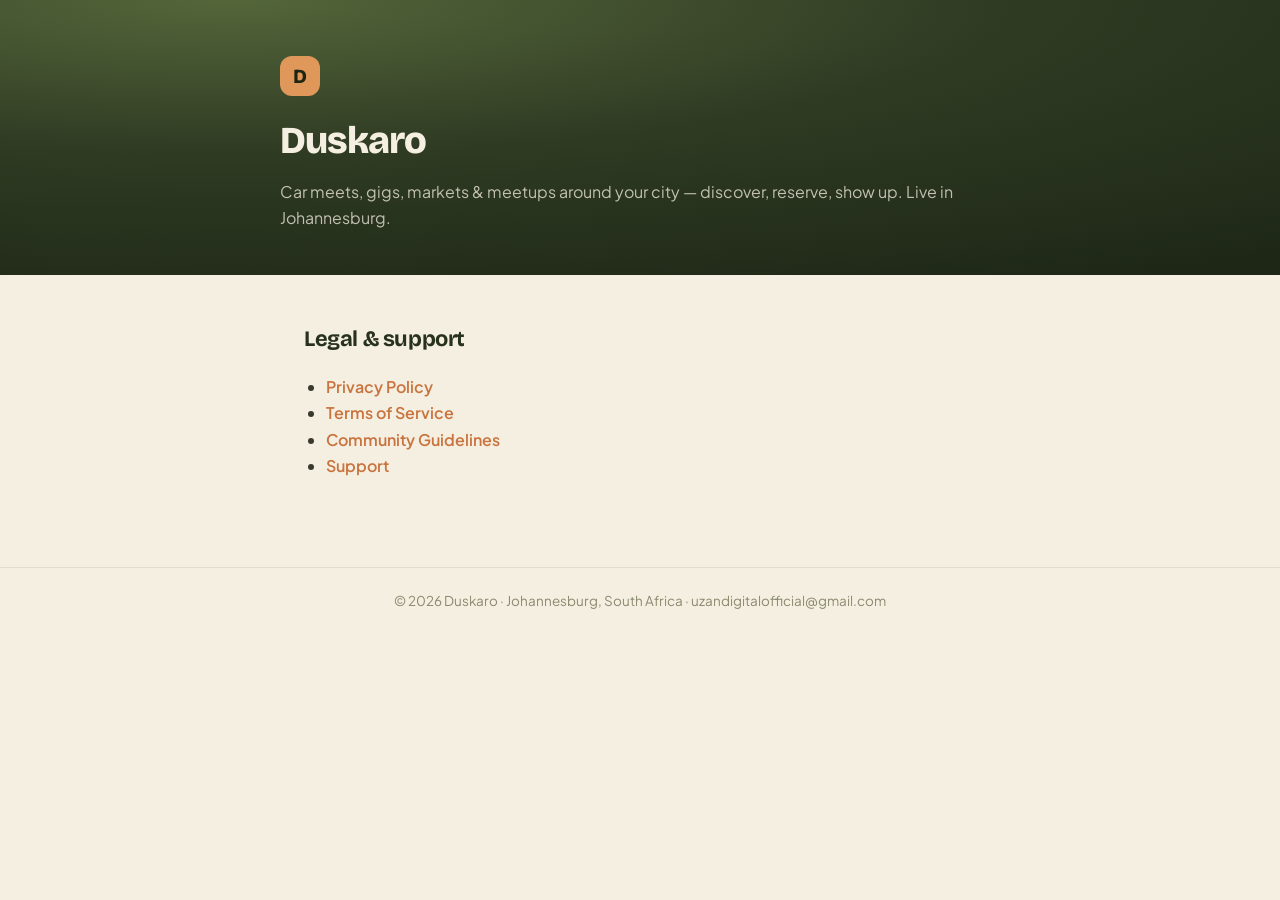
<file: index.html>
<!DOCTYPE html>
<html lang="en">
<head>
<meta charset="utf-8"><meta name="viewport" content="width=device-width, initial-scale=1">
<title>Duskaro — Find your people. In real life.</title>
<link rel="stylesheet" href="style.css">
</head>
<body>
<header><div class="wrap">
  <div class="logo">D</div>
  <h1>Duskaro</h1>
  <p>Car meets, gigs, markets &amp; meetups around your city — discover, reserve, show up. Live in Johannesburg.</p>
</div></header>
<main><div class="wrap">
  <h2>Legal &amp; support</h2>
  <ul>
    <li><a href="privacy/">Privacy Policy</a></li>
    <li><a href="terms/">Terms of Service</a></li>
    <li><a href="guidelines/">Community Guidelines</a></li>
    <li><a href="support/">Support</a></li>
  </ul>
</div></main>
<footer>© 2026 Duskaro · Johannesburg, South Africa · uzandigitalofficial@gmail.com</footer>
</body>
</html>
</file>
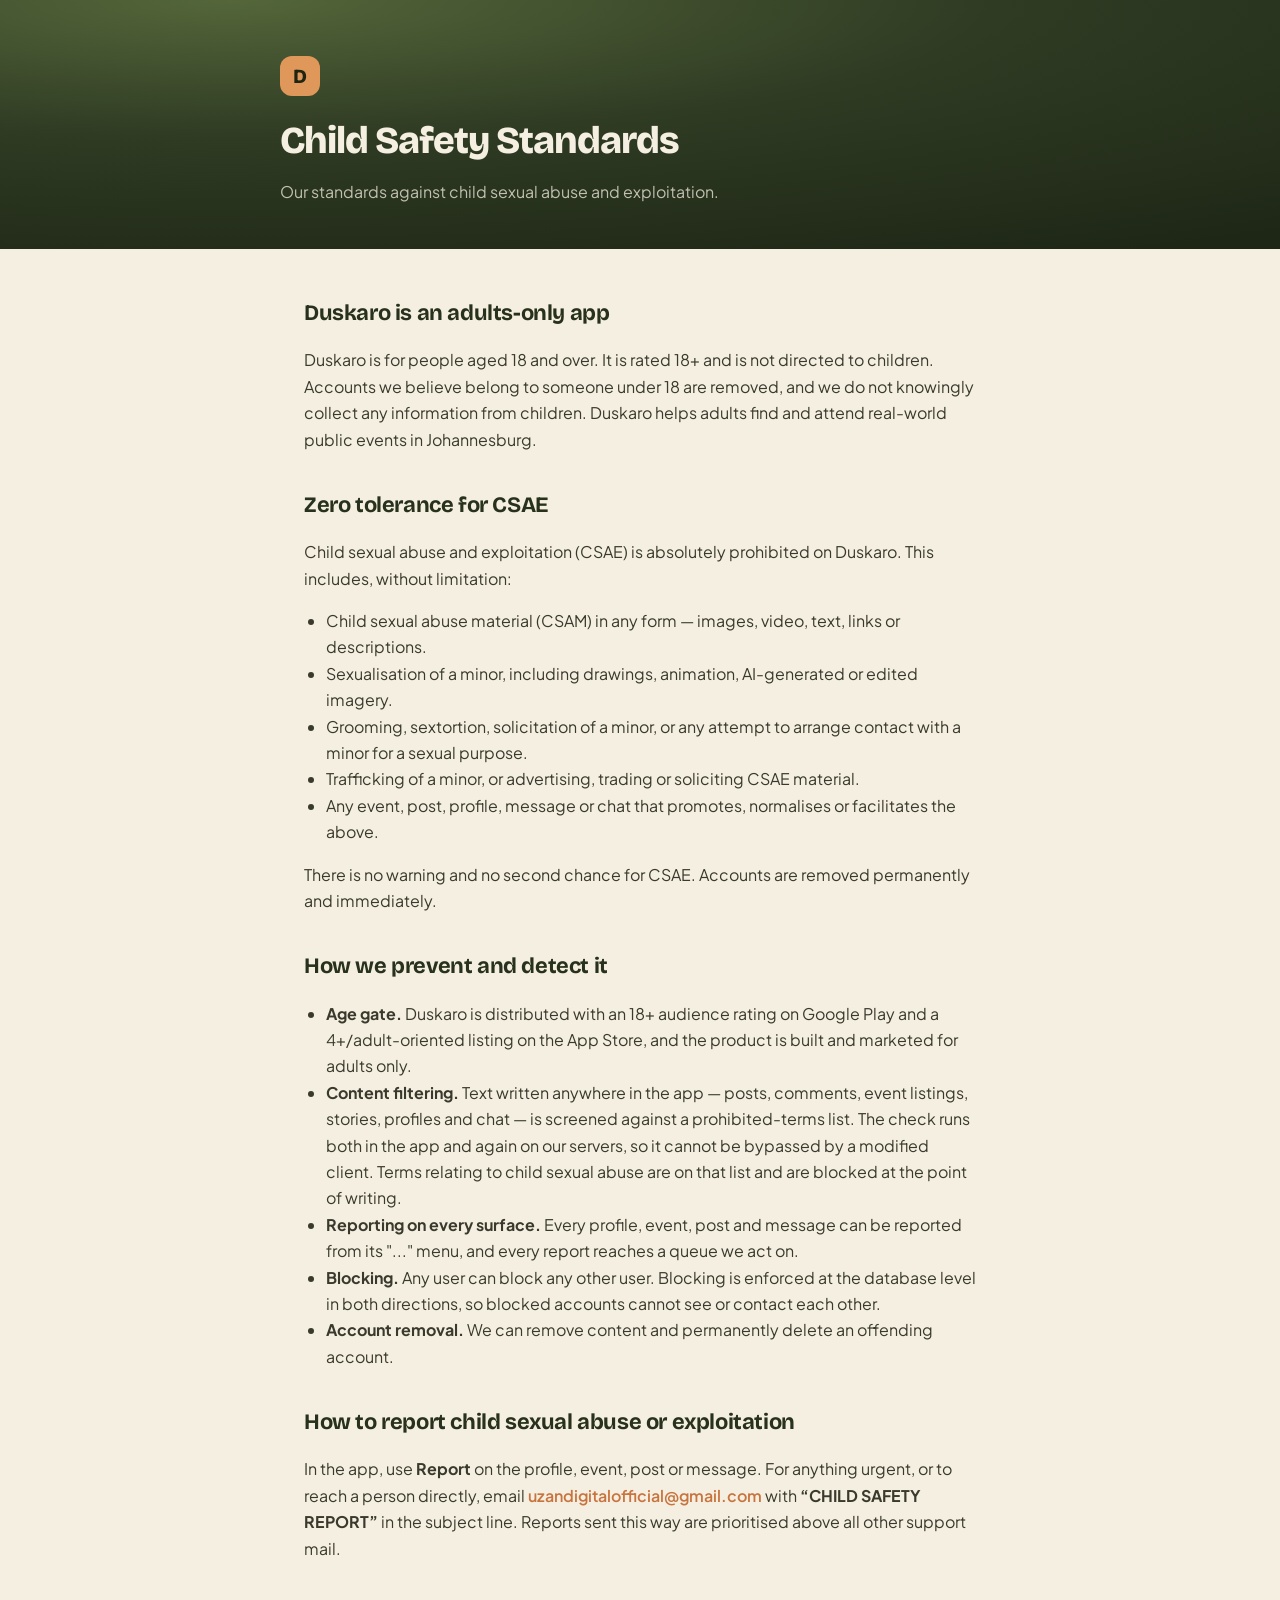
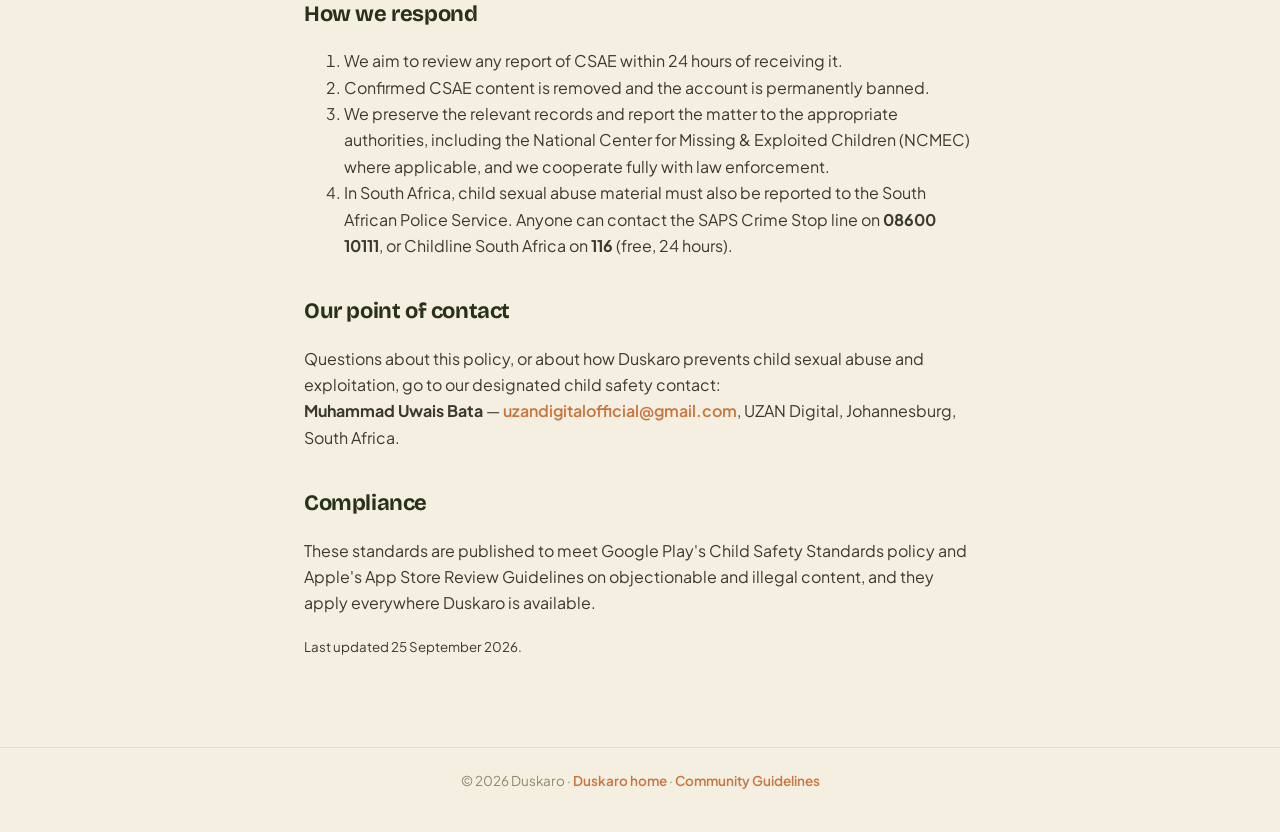
<file: child-safety/index.html>
<!DOCTYPE html>
<html lang="en">
<head>
<meta charset="utf-8"><meta name="viewport" content="width=device-width, initial-scale=1">
<title>Duskaro — Child Safety Standards</title>
<meta name="description" content="Duskaro's standards against child sexual abuse and exploitation (CSAE), how to report it, and how we respond.">
<link rel="stylesheet" href="../style.css">
</head>
<body>
<header><div class="wrap"><div class="logo">D</div><h1>Child Safety Standards</h1><p>Our standards against child sexual abuse and exploitation.</p></div></header>
<main><div class="wrap">

<h2>Duskaro is an adults-only app</h2>
<p>Duskaro is for people aged 18 and over. It is rated 18+ and is not directed to children. Accounts we
believe belong to someone under 18 are removed, and we do not knowingly collect any information from
children. Duskaro helps adults find and attend real-world public events in Johannesburg.</p>

<h2>Zero tolerance for CSAE</h2>
<p>Child sexual abuse and exploitation (CSAE) is absolutely prohibited on Duskaro. This includes, without
limitation:</p>
<ul>
  <li>Child sexual abuse material (CSAM) in any form — images, video, text, links or descriptions.</li>
  <li>Sexualisation of a minor, including drawings, animation, AI-generated or edited imagery.</li>
  <li>Grooming, sextortion, solicitation of a minor, or any attempt to arrange contact with a minor for a sexual purpose.</li>
  <li>Trafficking of a minor, or advertising, trading or soliciting CSAE material.</li>
  <li>Any event, post, profile, message or chat that promotes, normalises or facilitates the above.</li>
</ul>
<p>There is no warning and no second chance for CSAE. Accounts are removed permanently and immediately.</p>

<h2>How we prevent and detect it</h2>
<ul>
  <li><b>Age gate.</b> Duskaro is distributed with an 18+ audience rating on Google Play and a 4+/adult-oriented
      listing on the App Store, and the product is built and marketed for adults only.</li>
  <li><b>Content filtering.</b> Text written anywhere in the app — posts, comments, event listings, stories,
      profiles and chat — is screened against a prohibited-terms list. The check runs both in the app and
      again on our servers, so it cannot be bypassed by a modified client. Terms relating to child sexual
      abuse are on that list and are blocked at the point of writing.</li>
  <li><b>Reporting on every surface.</b> Every profile, event, post and message can be reported from its
      "..." menu, and every report reaches a queue we act on.</li>
  <li><b>Blocking.</b> Any user can block any other user. Blocking is enforced at the database level in both
      directions, so blocked accounts cannot see or contact each other.</li>
  <li><b>Account removal.</b> We can remove content and permanently delete an offending account.</li>
</ul>

<h2>How to report child sexual abuse or exploitation</h2>
<p>In the app, use <b>Report</b> on the profile, event, post or message. For anything urgent, or to reach a
person directly, email <a href="mailto:uzandigitalofficial@gmail.com?subject=CHILD%20SAFETY%20REPORT">uzandigitalofficial@gmail.com</a>
with <b>“CHILD SAFETY REPORT”</b> in the subject line. Reports sent this way are prioritised above all other
support mail.</p>

<h2>How we respond</h2>
<ol>
  <li>We aim to review any report of CSAE within 24 hours of receiving it.</li>
  <li>Confirmed CSAE content is removed and the account is permanently banned.</li>
  <li>We preserve the relevant records and report the matter to the appropriate authorities, including the
      National Center for Missing &amp; Exploited Children (NCMEC) where applicable, and we cooperate fully
      with law enforcement.</li>
  <li>In South Africa, child sexual abuse material must also be reported to the South African Police Service.
      Anyone can contact the SAPS Crime Stop line on <b>08600 10111</b>, or Childline South Africa on
      <b>116</b> (free, 24 hours).</li>
</ol>

<h2>Our point of contact</h2>
<p>Questions about this policy, or about how Duskaro prevents child sexual abuse and exploitation, go to
our designated child safety contact:<br>
<b>Muhammad Uwais Bata</b> — <a href="mailto:uzandigitalofficial@gmail.com">uzandigitalofficial@gmail.com</a>,
UZAN Digital, Johannesburg, South Africa.</p>

<h2>Compliance</h2>
<p>These standards are published to meet Google Play's Child Safety Standards policy and Apple's App Store
Review Guidelines on objectionable and illegal content, and they apply everywhere Duskaro is available.</p>

<p><small>Last updated 25 September 2026.</small></p>
</div></main>
<footer>© 2026 Duskaro · <a href="../">Duskaro home</a> · <a href="../guidelines/">Community Guidelines</a></footer>
</body>
</html>
</file>
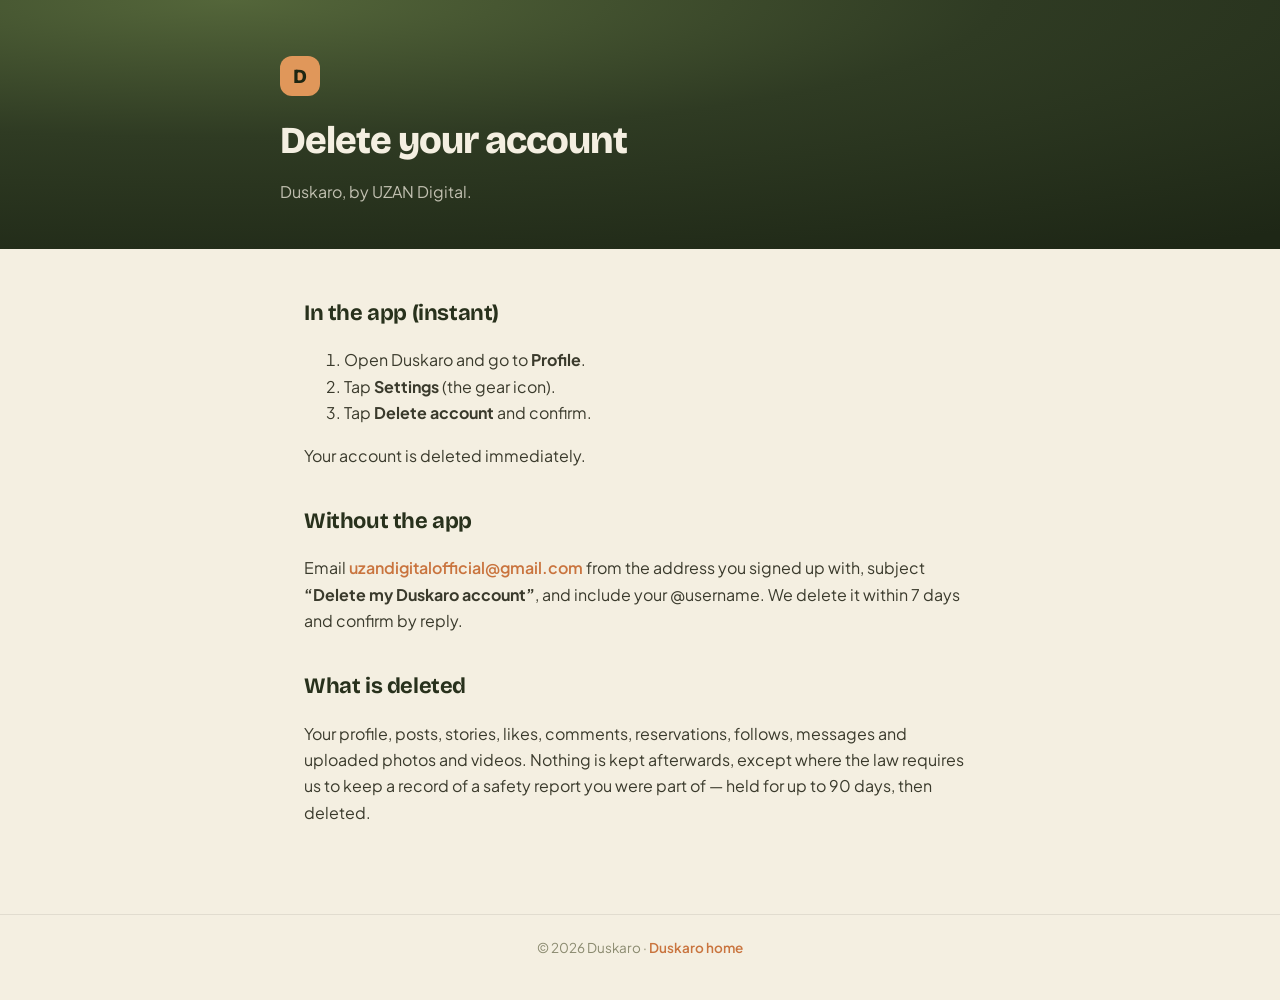
<file: delete-account/index.html>
<!DOCTYPE html>
<html lang="en">
<head>
<meta charset="utf-8"><meta name="viewport" content="width=device-width, initial-scale=1">
<title>Duskaro — Delete your account</title>
<link rel="stylesheet" href="../style.css">
</head>
<body>
<header><div class="wrap"><div class="logo">D</div><h1>Delete your account</h1><p>Duskaro, by UZAN Digital.</p></div></header>
<main><div class="wrap">
<h2>In the app (instant)</h2>
<ol>
  <li>Open Duskaro and go to <b>Profile</b>.</li>
  <li>Tap <b>Settings</b> (the gear icon).</li>
  <li>Tap <b>Delete account</b> and confirm.</li>
</ol>
<p>Your account is deleted immediately.</p>
<h2>Without the app</h2>
<p>Email <a href="mailto:uzandigitalofficial@gmail.com?subject=Delete%20my%20Duskaro%20account">uzandigitalofficial@gmail.com</a>
from the address you signed up with, subject <b>“Delete my Duskaro account”</b>, and include your @username.
We delete it within 7 days and confirm by reply.</p>
<h2>What is deleted</h2>
<p>Your profile, posts, stories, likes, comments, reservations, follows, messages and uploaded photos and videos.
Nothing is kept afterwards, except where the law requires us to keep a record of a safety report you were part of — held for up to 90 days, then deleted.</p>
</div></main>
<footer>© 2026 Duskaro · <a href="../">Duskaro home</a></footer>
</body>
</html>
</file>
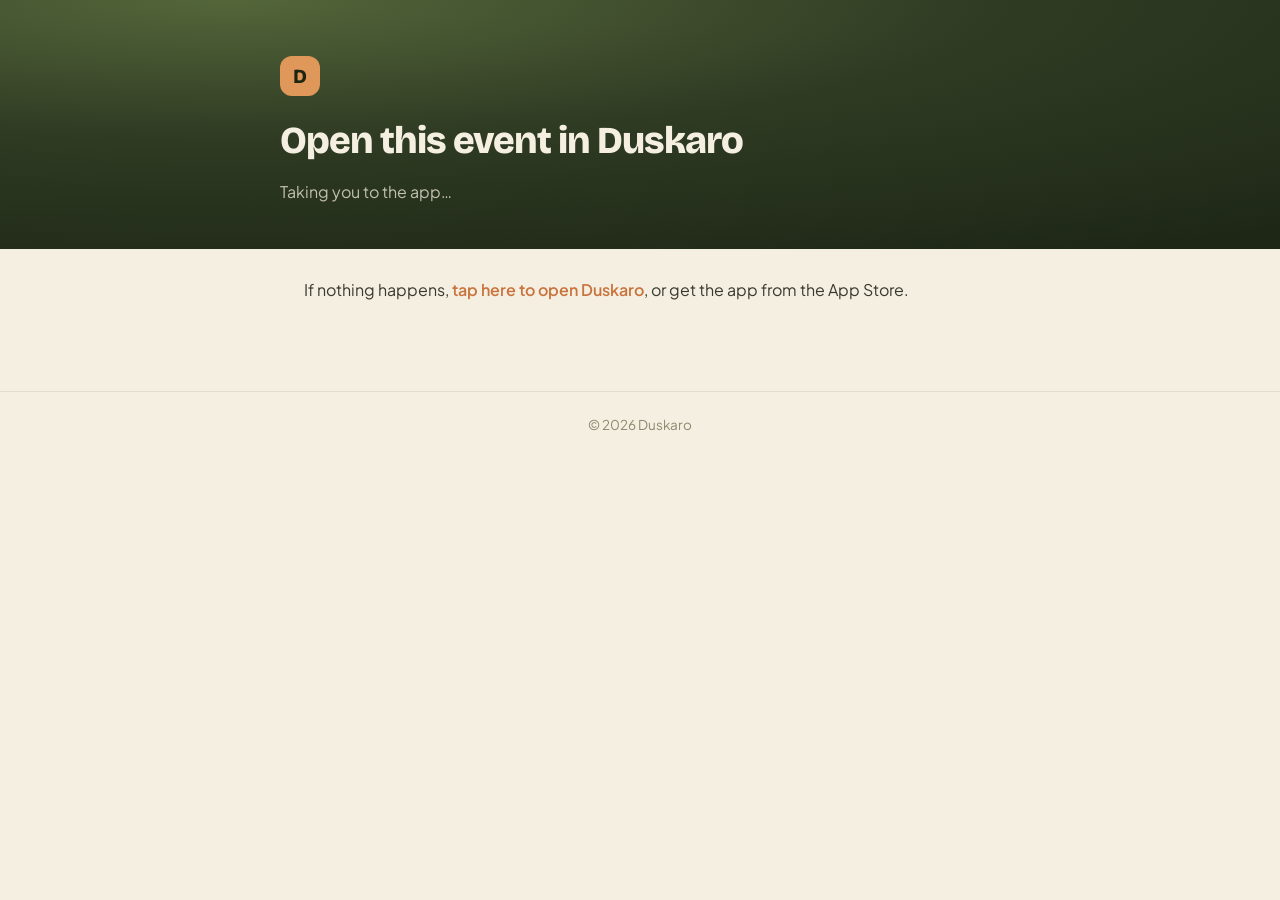
<file: event/index.html>
<!DOCTYPE html>
<html lang="en">
<head>
<meta charset="utf-8"><meta name="viewport" content="width=device-width, initial-scale=1">
<title>Open in Duskaro</title>
<link rel="stylesheet" href="../style.css">
</head>
<body>
<header><div class="wrap"><div class="logo">D</div><h1>Open this event in Duskaro</h1><p>Taking you to the app…</p></div></header>
<main><div class="wrap">
  <p id="msg">If nothing happens, <a id="applink" href="#">tap here to open Duskaro</a>, or get the app from the App Store.</p>
</div></main>
<footer>© 2026 Duskaro</footer>
<script>
  var id = new URLSearchParams(location.search).get('id');
  var url = 'duskaro://event/' + (id || '');
  document.getElementById('applink').href = url;
  if (id) setTimeout(function () { location.href = url; }, 400);
</script>
</body>
</html>
</file>
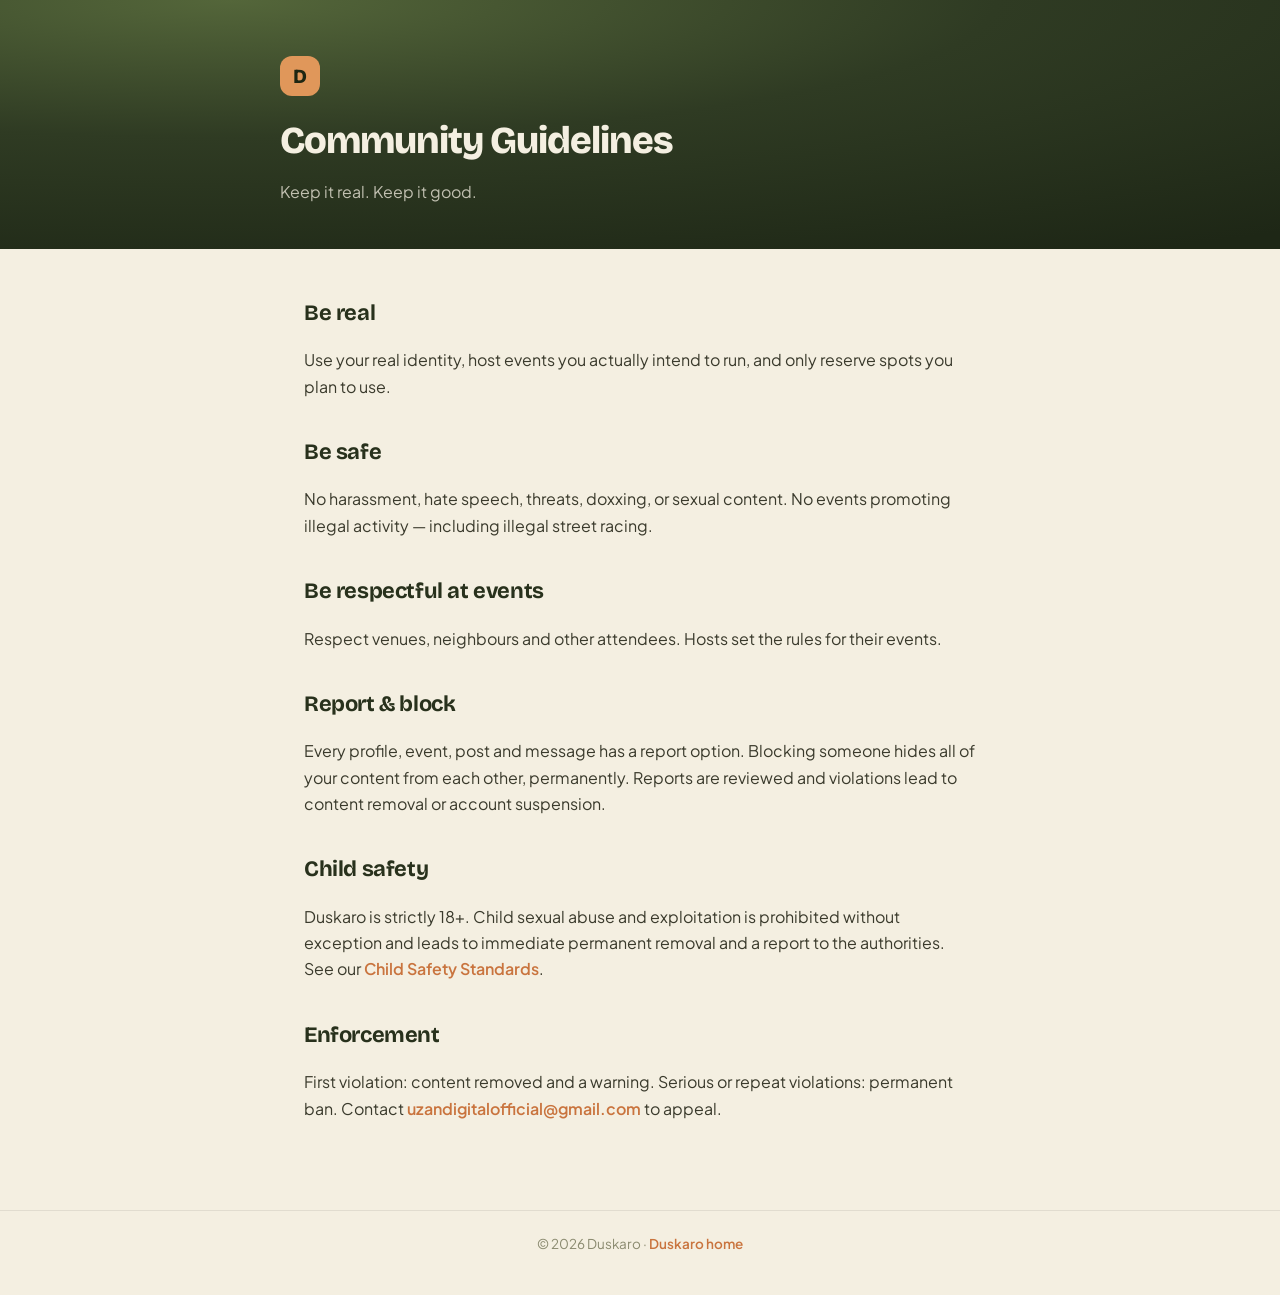
<file: guidelines/index.html>
<!DOCTYPE html>
<html lang="en">
<head>
<meta charset="utf-8"><meta name="viewport" content="width=device-width, initial-scale=1">
<title>Duskaro — Community Guidelines</title>
<link rel="stylesheet" href="../style.css">
</head>
<body>
<header><div class="wrap"><div class="logo">D</div><h1>Community Guidelines</h1><p>Keep it real. Keep it good.</p></div></header>
<main><div class="wrap">
<h2>Be real</h2>
<p>Use your real identity, host events you actually intend to run, and only reserve spots you plan to use.</p>
<h2>Be safe</h2>
<p>No harassment, hate speech, threats, doxxing, or sexual content. No events promoting illegal activity — including illegal street racing.</p>
<h2>Be respectful at events</h2>
<p>Respect venues, neighbours and other attendees. Hosts set the rules for their events.</p>
<h2>Report &amp; block</h2>
<p>Every profile, event, post and message has a report option. Blocking someone hides all of your content from each other, permanently. Reports are reviewed and violations lead to content removal or account suspension.</p>
<h2>Child safety</h2>
<p>Duskaro is strictly 18+. Child sexual abuse and exploitation is prohibited without exception and leads to
immediate permanent removal and a report to the authorities. See our
<a href="../child-safety/">Child Safety Standards</a>.</p>
<h2>Enforcement</h2>
<p>First violation: content removed and a warning. Serious or repeat violations: permanent ban. Contact <a href="mailto:uzandigitalofficial@gmail.com">uzandigitalofficial@gmail.com</a> to appeal.</p>
</div></main>
<footer>© 2026 Duskaro · <a href="../">Duskaro home</a></footer>
</body>
</html>
</file>
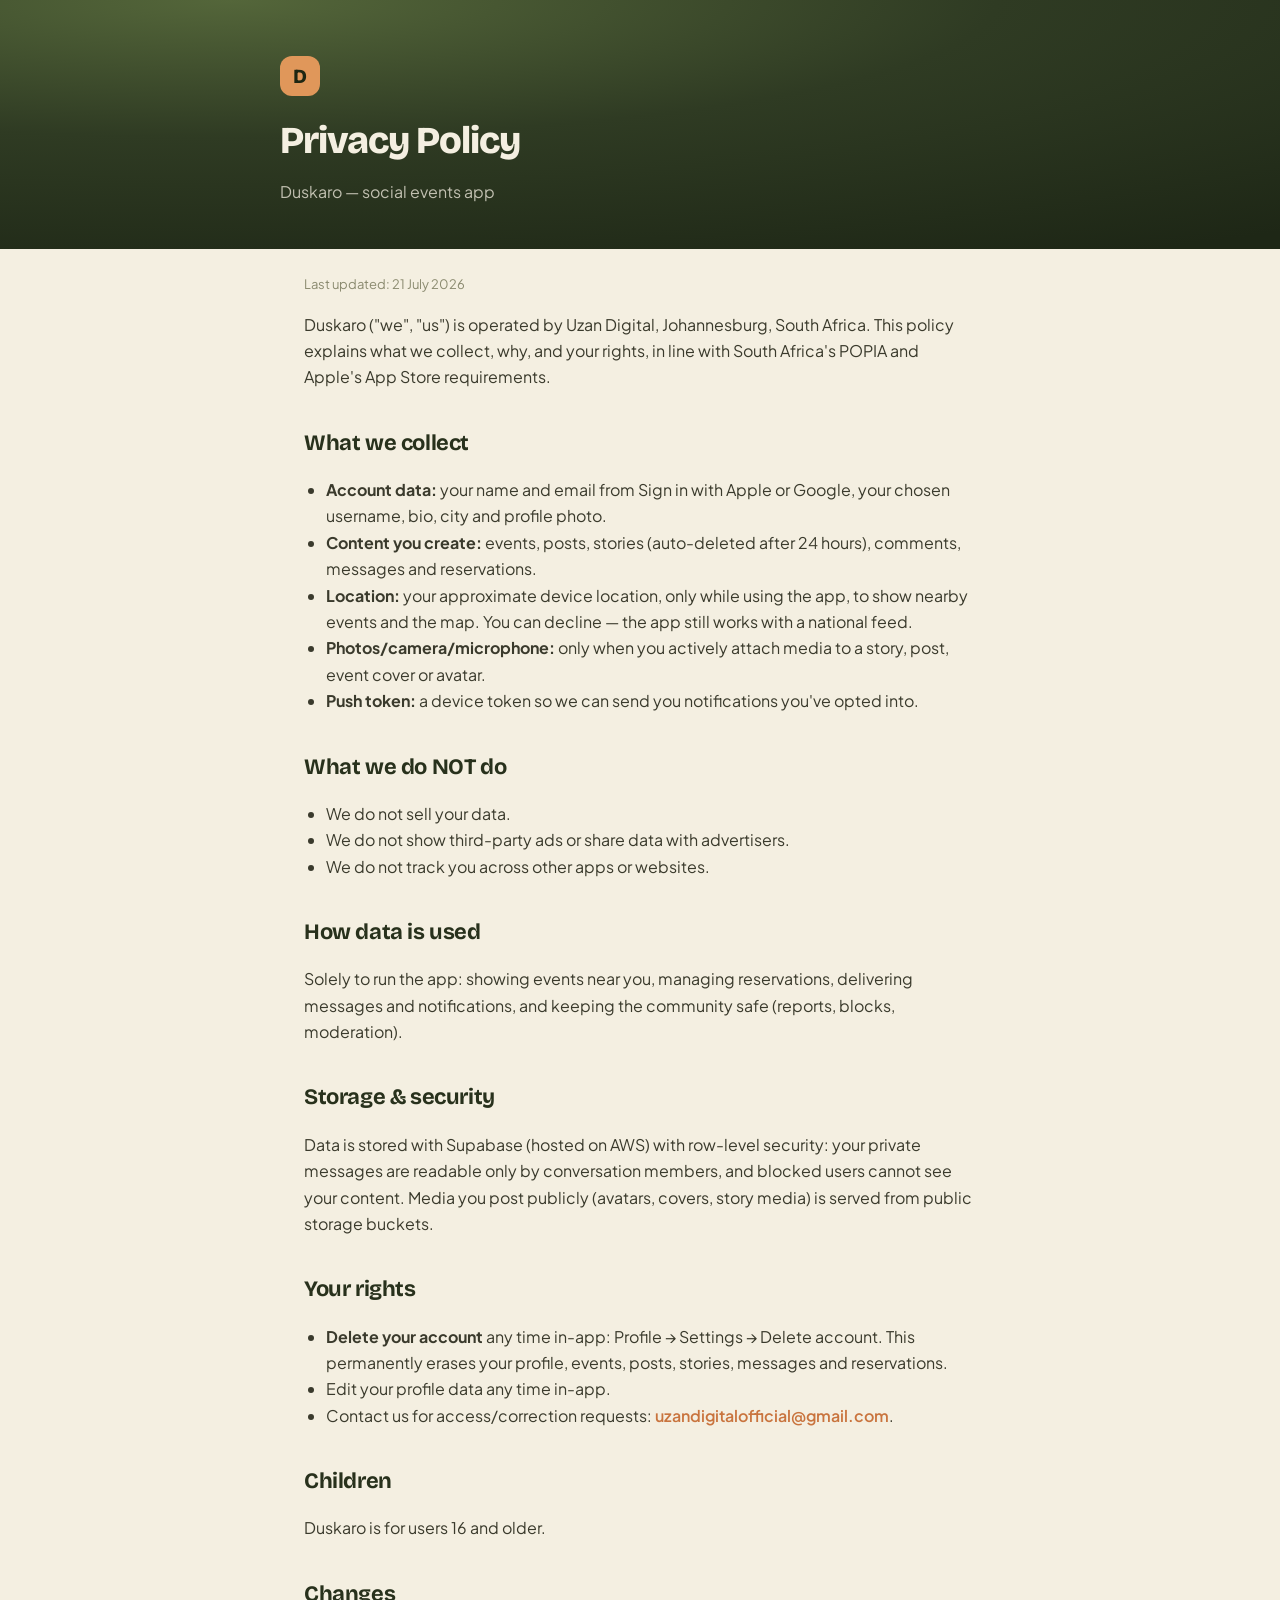
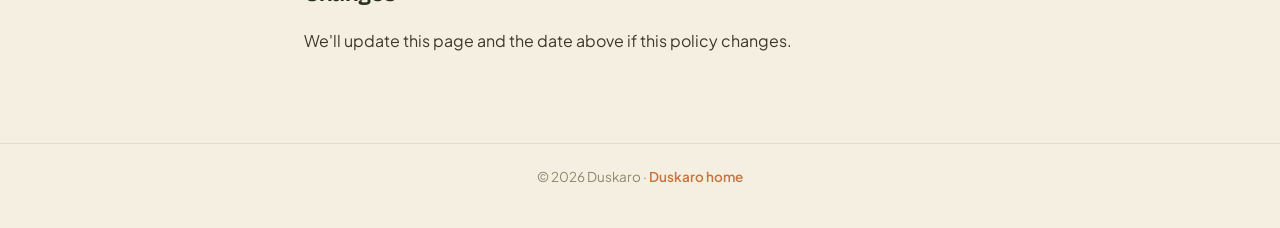
<file: privacy/index.html>
<!DOCTYPE html>
<html lang="en">
<head>
<meta charset="utf-8"><meta name="viewport" content="width=device-width, initial-scale=1">
<title>Duskaro — Privacy Policy</title>
<link rel="stylesheet" href="../style.css">
</head>
<body>
<header><div class="wrap"><div class="logo">D</div><h1>Privacy Policy</h1><p>Duskaro — social events app</p></div></header>
<main><div class="wrap">
<p class="updated">Last updated: 21 July 2026</p>
<p>Duskaro ("we", "us") is operated by Uzan Digital, Johannesburg, South Africa. This policy explains what we collect, why, and your rights, in line with South Africa's POPIA and Apple's App Store requirements.</p>

<h2>What we collect</h2>
<ul>
  <li><b>Account data:</b> your name and email from Sign in with Apple or Google, your chosen username, bio, city and profile photo.</li>
  <li><b>Content you create:</b> events, posts, stories (auto-deleted after 24 hours), comments, messages and reservations.</li>
  <li><b>Location:</b> your approximate device location, only while using the app, to show nearby events and the map. You can decline — the app still works with a national feed.</li>
  <li><b>Photos/camera/microphone:</b> only when you actively attach media to a story, post, event cover or avatar.</li>
  <li><b>Push token:</b> a device token so we can send you notifications you've opted into.</li>
</ul>

<h2>What we do NOT do</h2>
<ul>
  <li>We do not sell your data.</li>
  <li>We do not show third-party ads or share data with advertisers.</li>
  <li>We do not track you across other apps or websites.</li>
</ul>

<h2>How data is used</h2>
<p>Solely to run the app: showing events near you, managing reservations, delivering messages and notifications, and keeping the community safe (reports, blocks, moderation).</p>

<h2>Storage &amp; security</h2>
<p>Data is stored with Supabase (hosted on AWS) with row-level security: your private messages are readable only by conversation members, and blocked users cannot see your content. Media you post publicly (avatars, covers, story media) is served from public storage buckets.</p>

<h2>Your rights</h2>
<ul>
  <li><b>Delete your account</b> any time in-app: Profile → Settings → Delete account. This permanently erases your profile, events, posts, stories, messages and reservations.</li>
  <li>Edit your profile data any time in-app.</li>
  <li>Contact us for access/correction requests: <a href="mailto:uzandigitalofficial@gmail.com">uzandigitalofficial@gmail.com</a>.</li>
</ul>

<h2>Children</h2>
<p>Duskaro is for users 16 and older.</p>

<h2>Changes</h2>
<p>We'll update this page and the date above if this policy changes.</p>
</div></main>
<footer>© 2026 Duskaro · <a href="../">Duskaro home</a></footer>
</body>
</html>
</file>
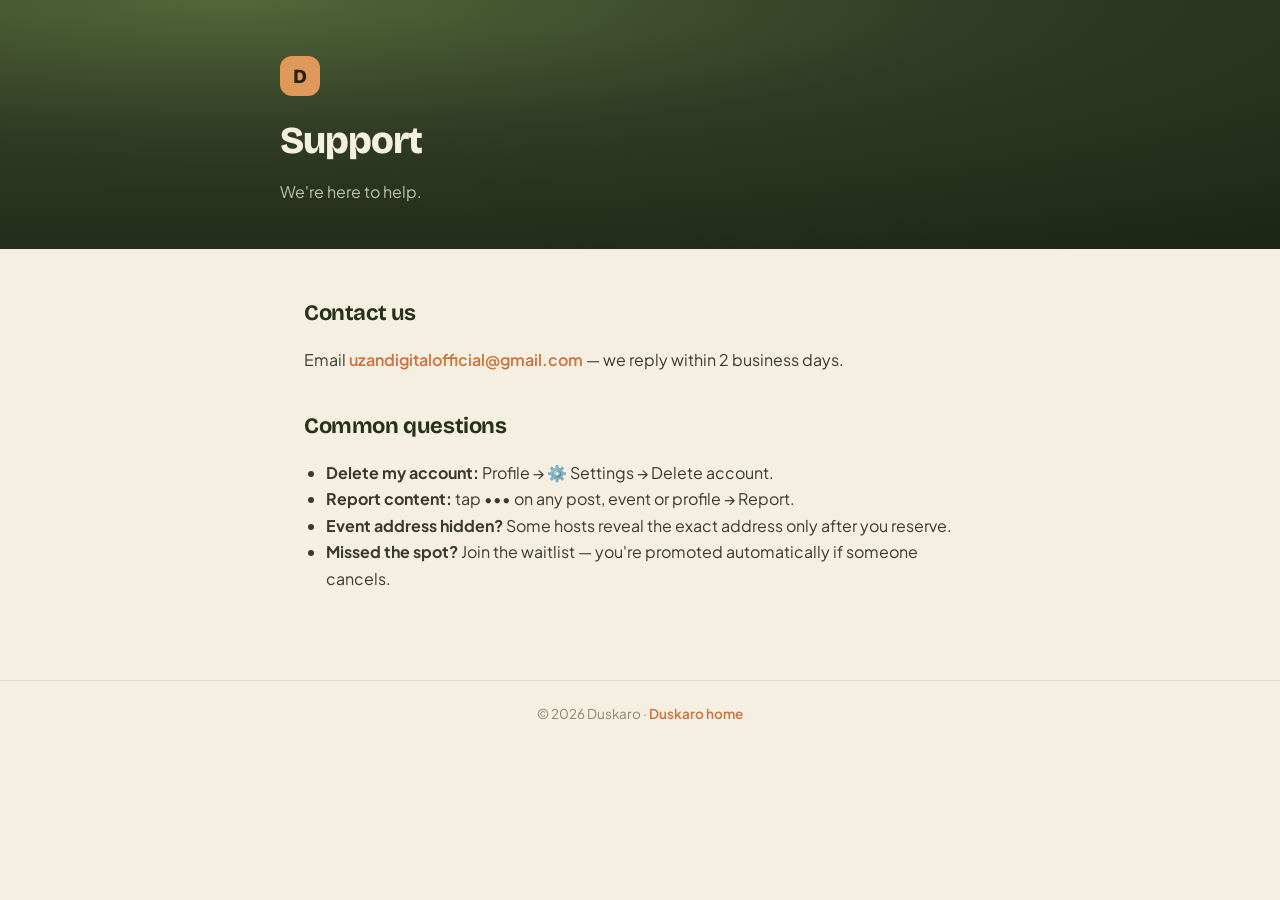
<file: support/index.html>
<!DOCTYPE html>
<html lang="en">
<head>
<meta charset="utf-8"><meta name="viewport" content="width=device-width, initial-scale=1">
<title>Duskaro — Support</title>
<link rel="stylesheet" href="../style.css">
</head>
<body>
<header><div class="wrap"><div class="logo">D</div><h1>Support</h1><p>We're here to help.</p></div></header>
<main><div class="wrap">
<h2>Contact us</h2>
<p>Email <a href="mailto:uzandigitalofficial@gmail.com">uzandigitalofficial@gmail.com</a> — we reply within 2 business days.</p>
<h2>Common questions</h2>
<ul>
  <li><b>Delete my account:</b> Profile → ⚙️ Settings → Delete account.</li>
  <li><b>Report content:</b> tap ••• on any post, event or profile → Report.</li>
  <li><b>Event address hidden?</b> Some hosts reveal the exact address only after you reserve.</li>
  <li><b>Missed the spot?</b> Join the waitlist — you're promoted automatically if someone cancels.</li>
</ul>
</div></main>
<footer>© 2026 Duskaro · <a href="../">Duskaro home</a></footer>
</body>
</html>
</file>
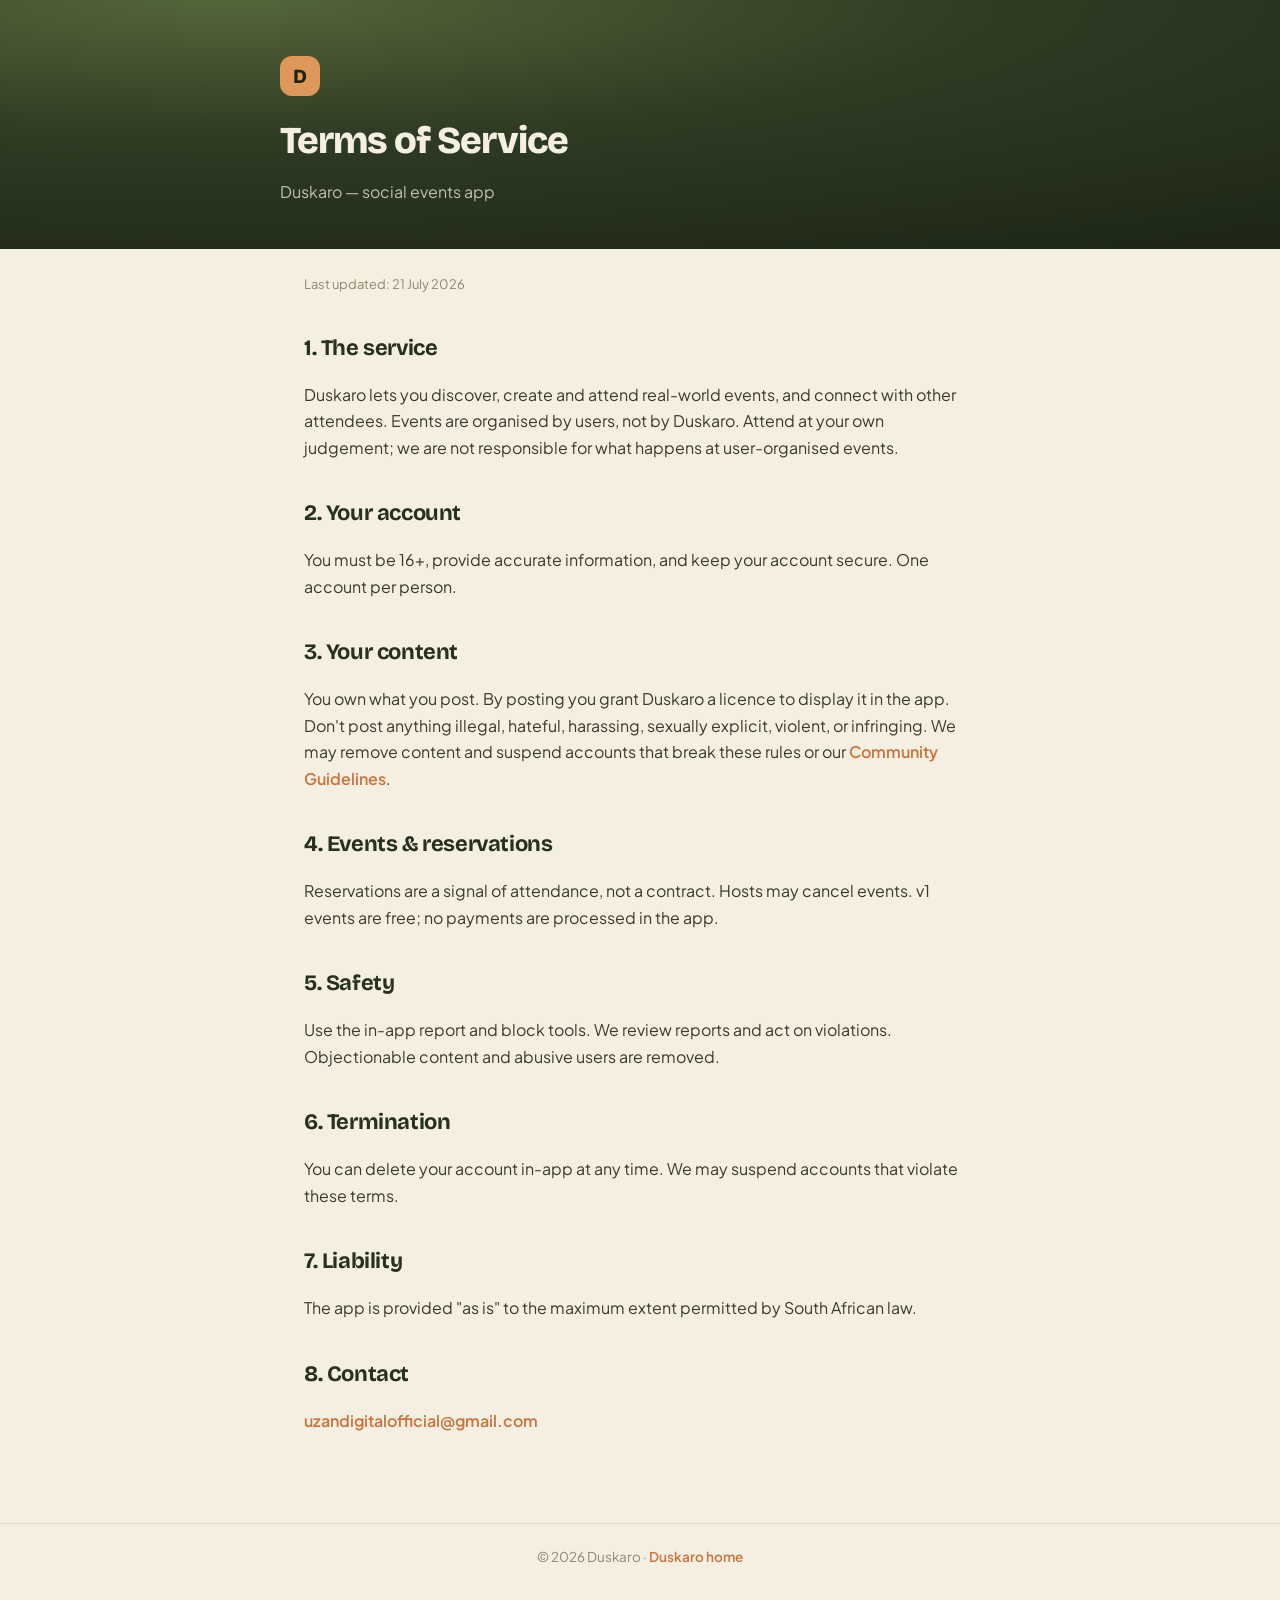
<file: terms/index.html>
<!DOCTYPE html>
<html lang="en">
<head>
<meta charset="utf-8"><meta name="viewport" content="width=device-width, initial-scale=1">
<title>Duskaro — Terms of Service</title>
<link rel="stylesheet" href="../style.css">
</head>
<body>
<header><div class="wrap"><div class="logo">D</div><h1>Terms of Service</h1><p>Duskaro — social events app</p></div></header>
<main><div class="wrap">
<p class="updated">Last updated: 21 July 2026</p>
<h2>1. The service</h2>
<p>Duskaro lets you discover, create and attend real-world events, and connect with other attendees. Events are organised by users, not by Duskaro. Attend at your own judgement; we are not responsible for what happens at user-organised events.</p>
<h2>2. Your account</h2>
<p>You must be 16+, provide accurate information, and keep your account secure. One account per person.</p>
<h2>3. Your content</h2>
<p>You own what you post. By posting you grant Duskaro a licence to display it in the app. Don't post anything illegal, hateful, harassing, sexually explicit, violent, or infringing. We may remove content and suspend accounts that break these rules or our <a href="../guidelines/">Community Guidelines</a>.</p>
<h2>4. Events &amp; reservations</h2>
<p>Reservations are a signal of attendance, not a contract. Hosts may cancel events. v1 events are free; no payments are processed in the app.</p>
<h2>5. Safety</h2>
<p>Use the in-app report and block tools. We review reports and act on violations. Objectionable content and abusive users are removed.</p>
<h2>6. Termination</h2>
<p>You can delete your account in-app at any time. We may suspend accounts that violate these terms.</p>
<h2>7. Liability</h2>
<p>The app is provided "as is" to the maximum extent permitted by South African law.</p>
<h2>8. Contact</h2>
<p><a href="mailto:uzandigitalofficial@gmail.com">uzandigitalofficial@gmail.com</a></p>
</div></main>
<footer>© 2026 Duskaro · <a href="../">Duskaro home</a></footer>
</body>
</html>
</file>
<file: style.css>
@import url('https://fonts.googleapis.com/css2?family=Bricolage+Grotesque:opsz,wght@12..96,700;12..96,800&family=Plus+Jakarta+Sans:wght@400;500;600;700&display=swap');
* { box-sizing: border-box; }
body { margin: 0; font-family: 'Plus Jakarta Sans', sans-serif; background: #F4EFE1; color: #3a3a2c; line-height: 1.65; }
header { background: radial-gradient(130% 120% at 18% 0%, #54663a 0%, #2f3b23 46%, #1e2716 100%); color: #F4EFE1; padding: 56px 24px 44px; }
.wrap { max-width: 720px; margin: 0 auto; padding: 0 24px; }
header .wrap { padding: 0; max-width: 720px; margin: 0 auto; }
.logo { display: inline-grid; place-items: center; width: 40px; height: 40px; border-radius: 12px; background: #E0975A; color: #1e2612; font-family: 'Bricolage Grotesque'; font-weight: 800; font-size: 20px; margin-bottom: 14px; }
h1 { font-family: 'Bricolage Grotesque'; font-weight: 800; font-size: 38px; letter-spacing: -1px; margin: 0 0 6px; }
h2 { font-family: 'Bricolage Grotesque'; font-weight: 700; font-size: 22px; letter-spacing: -0.4px; color: #28311c; margin: 34px 0 10px; }
header p { color: rgba(244,239,225,.75); margin: 0; }
main { padding: 12px 0 72px; }
a { color: #c9743e; font-weight: 600; text-decoration: none; }
a:hover { text-decoration: underline; }
ul { padding-left: 22px; }
footer { border-top: 1px solid rgba(0,0,0,.08); padding: 22px 24px 40px; font-size: 13.5px; color: #8a8a6f; text-align: center; }
.updated { font-size: 13px; color: #8a8a6f; }
</file>
